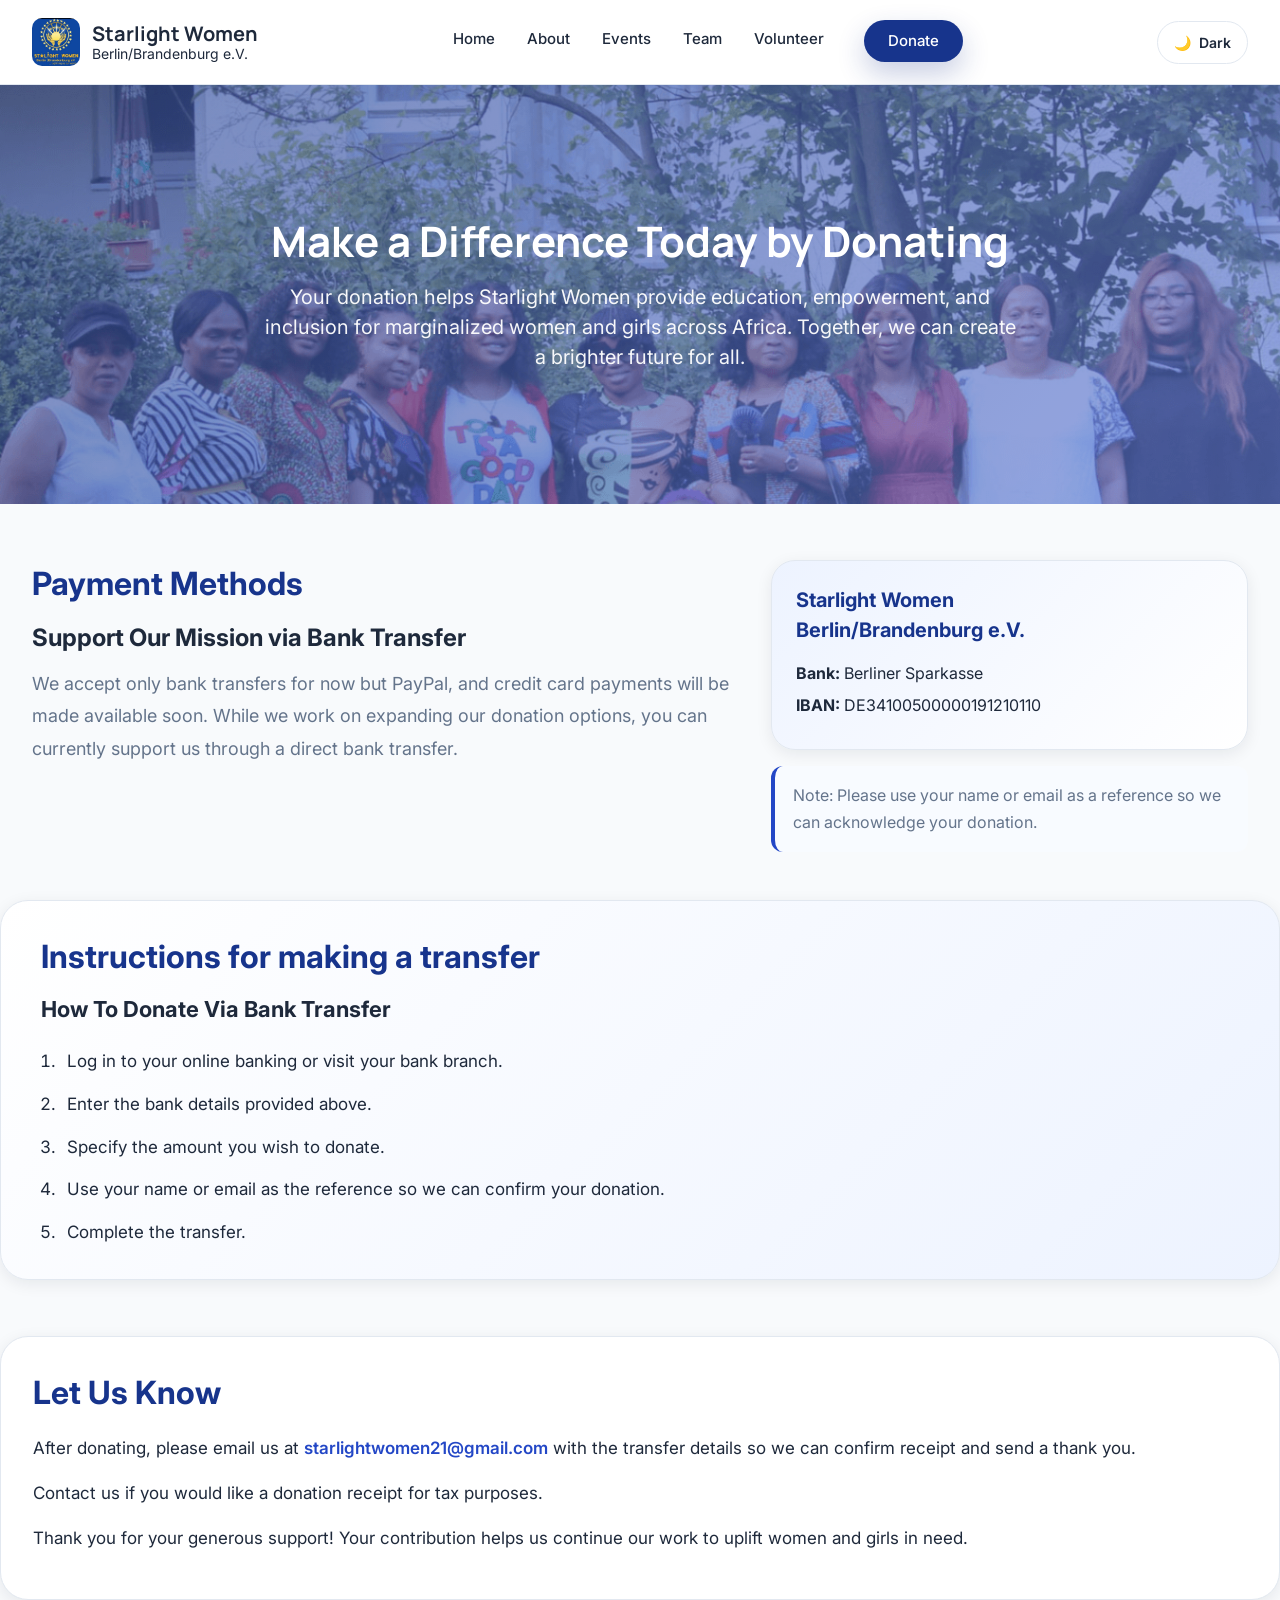
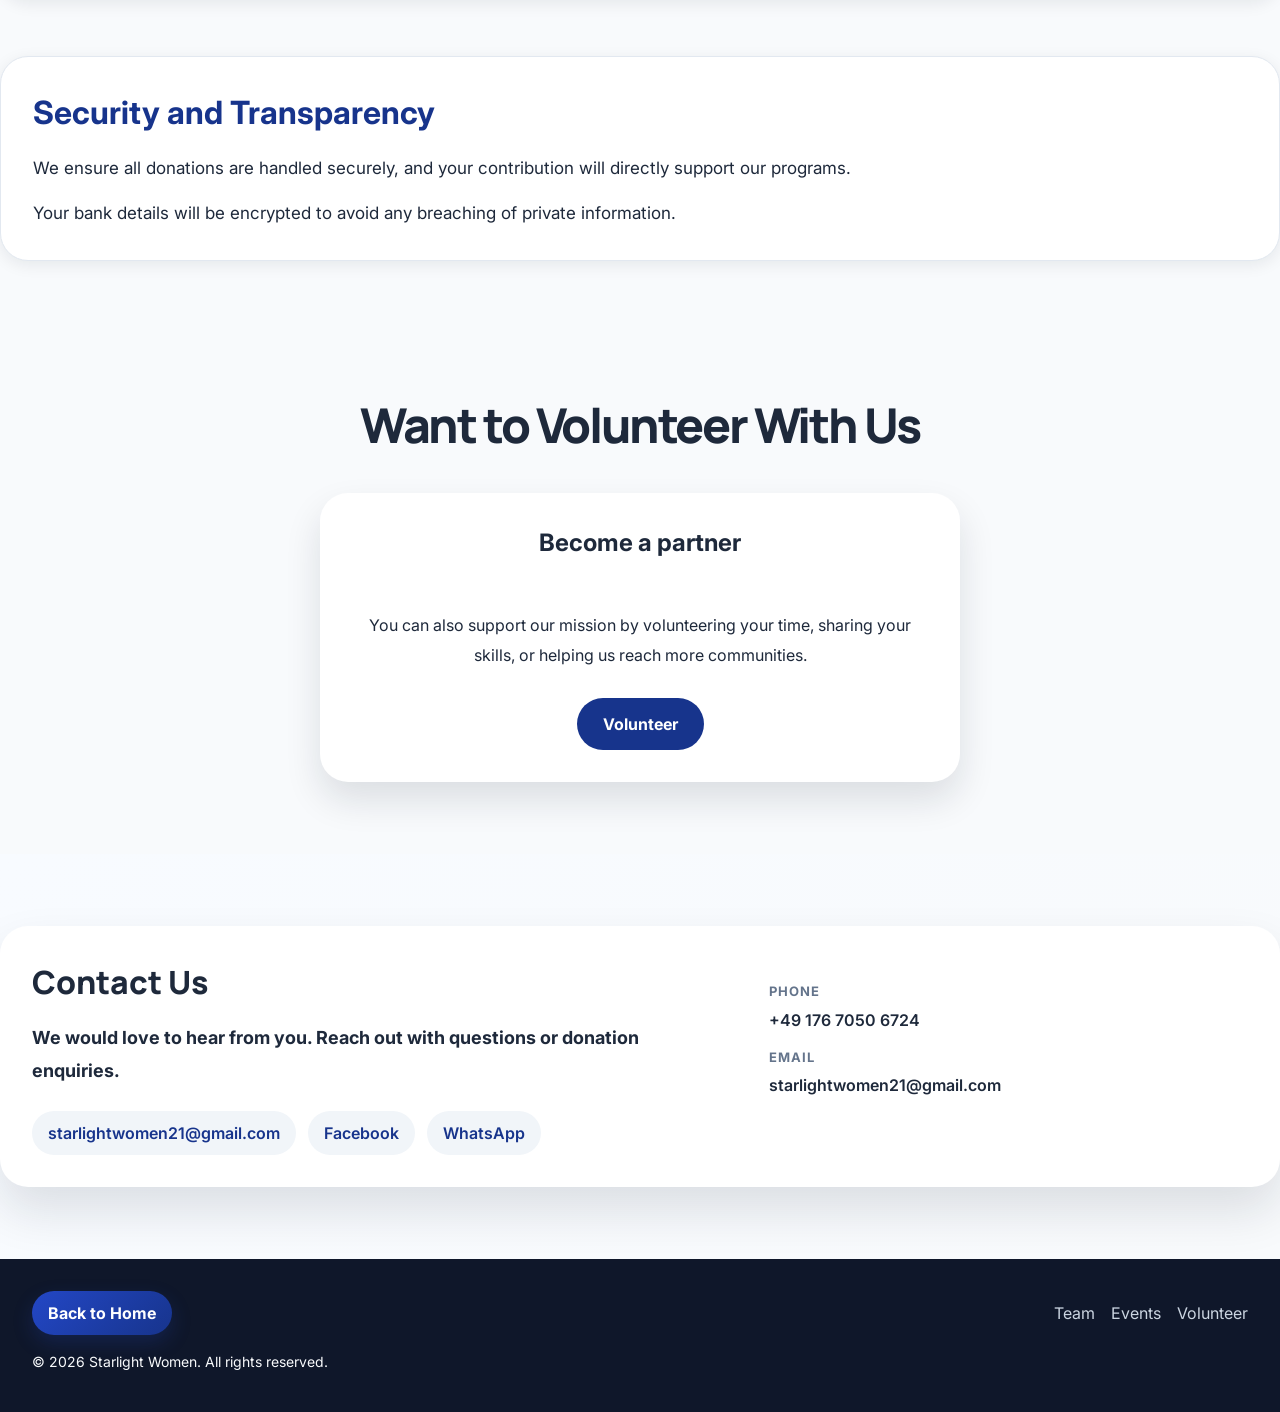
<file: donate.html>
<!DOCTYPE html>
<html lang="en">
  <head>
    <meta charset="UTF-8" />
    <meta name="viewport" content="width=device-width, initial-scale=1.0" />
    <title>Donate | Starlight Women</title>
    <meta
      name="description"
      content="Support Starlight Women through donations, volunteering, and community partnership."
    />
    <link rel="icon" type="image/x-icon" href="./assets/images/Starlight Women Logo.png" />
    <link rel="stylesheet" href="./assets/css/index.css" />
    <link rel="stylesheet" href="./assets/css/donate.css" />
  </head>
  <body class="page-donate">
    <a href="#main-content" class="skip-link">Skip to main content</a>

    <header id="site-header">
      <div class="container">
        <div class="header-bar">
          <a href="index.html" class="logo" aria-label="Starlight Women Berlin/Brandenburg e.V. — Home">
            <img class="logo__mark" src="./assets/images/Starlight Women Logo.png" alt="Starlight Women logo" />
            <span class="logo__text">
              <span class="logo__name">Starlight Women</span>
              <span class="logo__org">Berlin/Brandenburg e.V.</span>
            </span>
          </a>

          <nav aria-label="Main navigation" class="nav-desktop">
            <ul class="nav-desktop__list">
              <li><a href="index.html" class="nav-link">Home</a></li>
              <li><a href="index.html#about" class="nav-link">About</a></li>
              <li><a href="events.html" class="nav-link">Events</a></li>
              <li><a href="team.html" class="nav-link">Team</a></li>
              <li><a href="volunteer.html" class="nav-link">Volunteer</a></li>
            </ul>
            <a href="donate.html" class="btn-donate is-active" aria-current="page">Donate</a>
          </nav>

          <button id="theme-toggle" class="theme-toggle" type="button" aria-pressed="false" aria-label="Activate dark mode">
            <span class="theme-toggle__icon" aria-hidden="true">🌙</span>
            <span class="theme-toggle__label">Dark</span>
          </button>

          <button
            id="menu-toggle"
            type="button"
            class="menu-toggle"
            aria-expanded="false"
            aria-controls="mobile-menu"
            aria-label="Open menu"
          >
            <svg id="icon-menu-open" class="menu-toggle__icon" viewBox="0 0 24 24" fill="none" stroke="currentColor" stroke-width="2" stroke-linecap="round" aria-hidden="true">
              <line x1="3" y1="6" x2="21" y2="6"></line>
              <line x1="3" y1="12" x2="21" y2="12"></line>
              <line x1="3" y1="18" x2="21" y2="18"></line>
            </svg>
            <svg id="icon-menu-close" class="menu-toggle__icon hidden" viewBox="0 0 24 24" fill="none" stroke="currentColor" stroke-width="2" stroke-linecap="round" aria-hidden="true">
              <line x1="18" y1="6" x2="6" y2="18"></line>
              <line x1="6" y1="6" x2="18" y2="18"></line>
            </svg>
          </button>
        </div>
      </div>

      <nav id="mobile-menu" aria-label="Mobile navigation" class="mobile-nav">
        <ul class="mobile-nav-list">
          <li><a href="index.html">Home</a></li>
          <li><a href="index.html#about">About</a></li>
          <li><a href="events.html">Events</a></li>
          <li><a href="team.html">Team</a></li>
          <li><a href="volunteer.html">Volunteer</a></li>
        </ul>
        <a href="donate.html" class="btn-donate mobile-nav-cta is-active" aria-current="page">Donate</a>
      </nav>
    </header>

    <main id="main-content" class="preview">
      <section class="preview__intro" aria-label="Donation hero section">
        <div class="preview__intro-content">
          <h1>Make a Difference Today by Donating</h1>
          <p>Your donation helps Starlight Women provide education, empowerment, and inclusion for marginalized women and girls across Africa. Together, we can create a brighter future for all.</p>
        </div>
      </section>

      <section class="payment-methods" aria-labelledby="payment-methods-heading">
        <div class="container payment-methods__inner">
          <div class="payment-methods__content">
            <h1 id="payment-methods-heading">Payment Methods</h1>
            <h2>Support Our Mission via Bank Transfer</h2>
            <p>
              We accept only bank transfers for now but PayPal, and credit card payments will be made available soon. While we work on expanding our donation options, you can currently support us through a direct bank transfer.
            </p>
          </div>
          <div class="payment-methods__details">
            <div class="payment-methods__card">
              <h3>Starlight Women<br />Berlin/Brandenburg e.V.</h3>
              <p><strong>Bank:</strong> Berliner Sparkasse</p>
              <p><strong>IBAN:</strong> DE34100500000191210110</p>
            </div>
            <p class="payment-methods__note">
              Note: Please use your name or email as a reference so we can acknowledge your donation.
            </p>
          </div>
        </div>
      </section>

      <section class="transfer-instructions" aria-labelledby="transfer-instructions-heading">
        <div class="container transfer-instructions__inner">
          <h1 id="transfer-instructions-heading">Instructions for making a transfer</h1>
          <h2>How To Donate Via Bank Transfer</h2>
          <ol class="transfer-instructions__list">
            <li>Log in to your online banking or visit your bank branch.</li>
            <li>Enter the bank details provided above.</li>
            <li>Specify the amount you wish to donate.</li>
            <li>Use your name or email as the reference so we can confirm your donation.</li>
            <li>Complete the transfer.</li>
          </ol>
        </div>
      </section>

      <section class="let-us-know" aria-labelledby="let-us-know-heading">
        <div class="container let-us-know__inner">
          <h1 id="let-us-know-heading">Let Us Know</h1>
          <p>
            After donating, please email us at <a href="mailto:starlightwomen21@gmail.com">starlightwomen21@gmail.com</a> with the transfer details so we can confirm receipt and send a thank you.
          </p>
          <p>
            Contact us if you would like a donation receipt for tax purposes.
          </p>
          <p>
            Thank you for your generous support! Your contribution helps us continue our work to uplift women and girls in need.
          </p>
        </div>
      </section>

      <section class="security-transparency" aria-labelledby="security-transparency-heading">
        <div class="container security-transparency__inner">
          <h1 id="security-transparency-heading">Security and Transparency</h1>
          <p>
            We ensure all donations are handled securely, and your contribution will directly support our programs.
          </p>
          <p>
            Your bank details will be encrypted to avoid any breaching of private information.
          </p>
        </div>
      </section>

      <section class="support" aria-labelledby="volunteer-heading">
        <div class="container support__inner">
          <h1 id="volunteer-heading">Want to Volunteer With Us</h1>
          <div class="support__cards">
            <article class="support__card support__card--volunteer">
              <h2>Become a partner</h2>
              <p>
                You can also support our mission by volunteering your time, sharing your skills, or helping us reach more communities.
              </p>
              <a href="volunteer.html" class="support__btn">Volunteer</a>
            </article>
          </div>
        </div>
      </section>

      <section class="contact" aria-labelledby="contact-heading">
        <div class="container contact__inner">
          <div class="contact__content">
            <h2 id="contact-heading">Contact Us</h2>
            <p class="contact__intro"><strong>We would love to hear from you. Reach out with questions or donation enquiries.</strong></p>
            <div class="contact__links">
              <a href="mailto:starlightwomen21@gmail.com">starlightwomen21@gmail.com</a>
              <a href="https://web.facebook.com/profile.php?id=100075484283119" target="_blank" rel="noreferrer">Facebook</a>
              <a href="https://wa.me/4917636265569?text=Hello%20Starlight%20Women,%20I%20would%20like%20to%20get%20involved." target="_blank" rel="noreferrer">WhatsApp</a>
            </div>
          </div>
          <div class="contact__details" aria-label="Contact details">
            <div class="contact__item">
              <span class="contact__label">Phone</span>
              <a href="tel:+4917670506724">+49 176 7050 6724</a>
            </div>
            <div class="contact__item">
              <span class="contact__label">Email</span>
              <a href="mailto:starlightwomen21@gmail.com">starlightwomen21@gmail.com</a>
            </div>
          </div>
        </div>
      </section>

      <footer class="site-footer">
        <div class="container site-footer__inner">
          <a href="index.html" class="site-footer__back">Back to Home</a>
          <div class="site-footer__links">
            <a href="team.html">Team</a>
            <a href="events.html">Events</a>
            <a href="volunteer.html">Volunteer</a>
          </div>
          <p>© 2026 Starlight Women. All rights reserved.</p>
        </div>
      </footer>
    </main>

    <script src="./assets/js/donate.js"></script>
  </body>
</html>
</file>
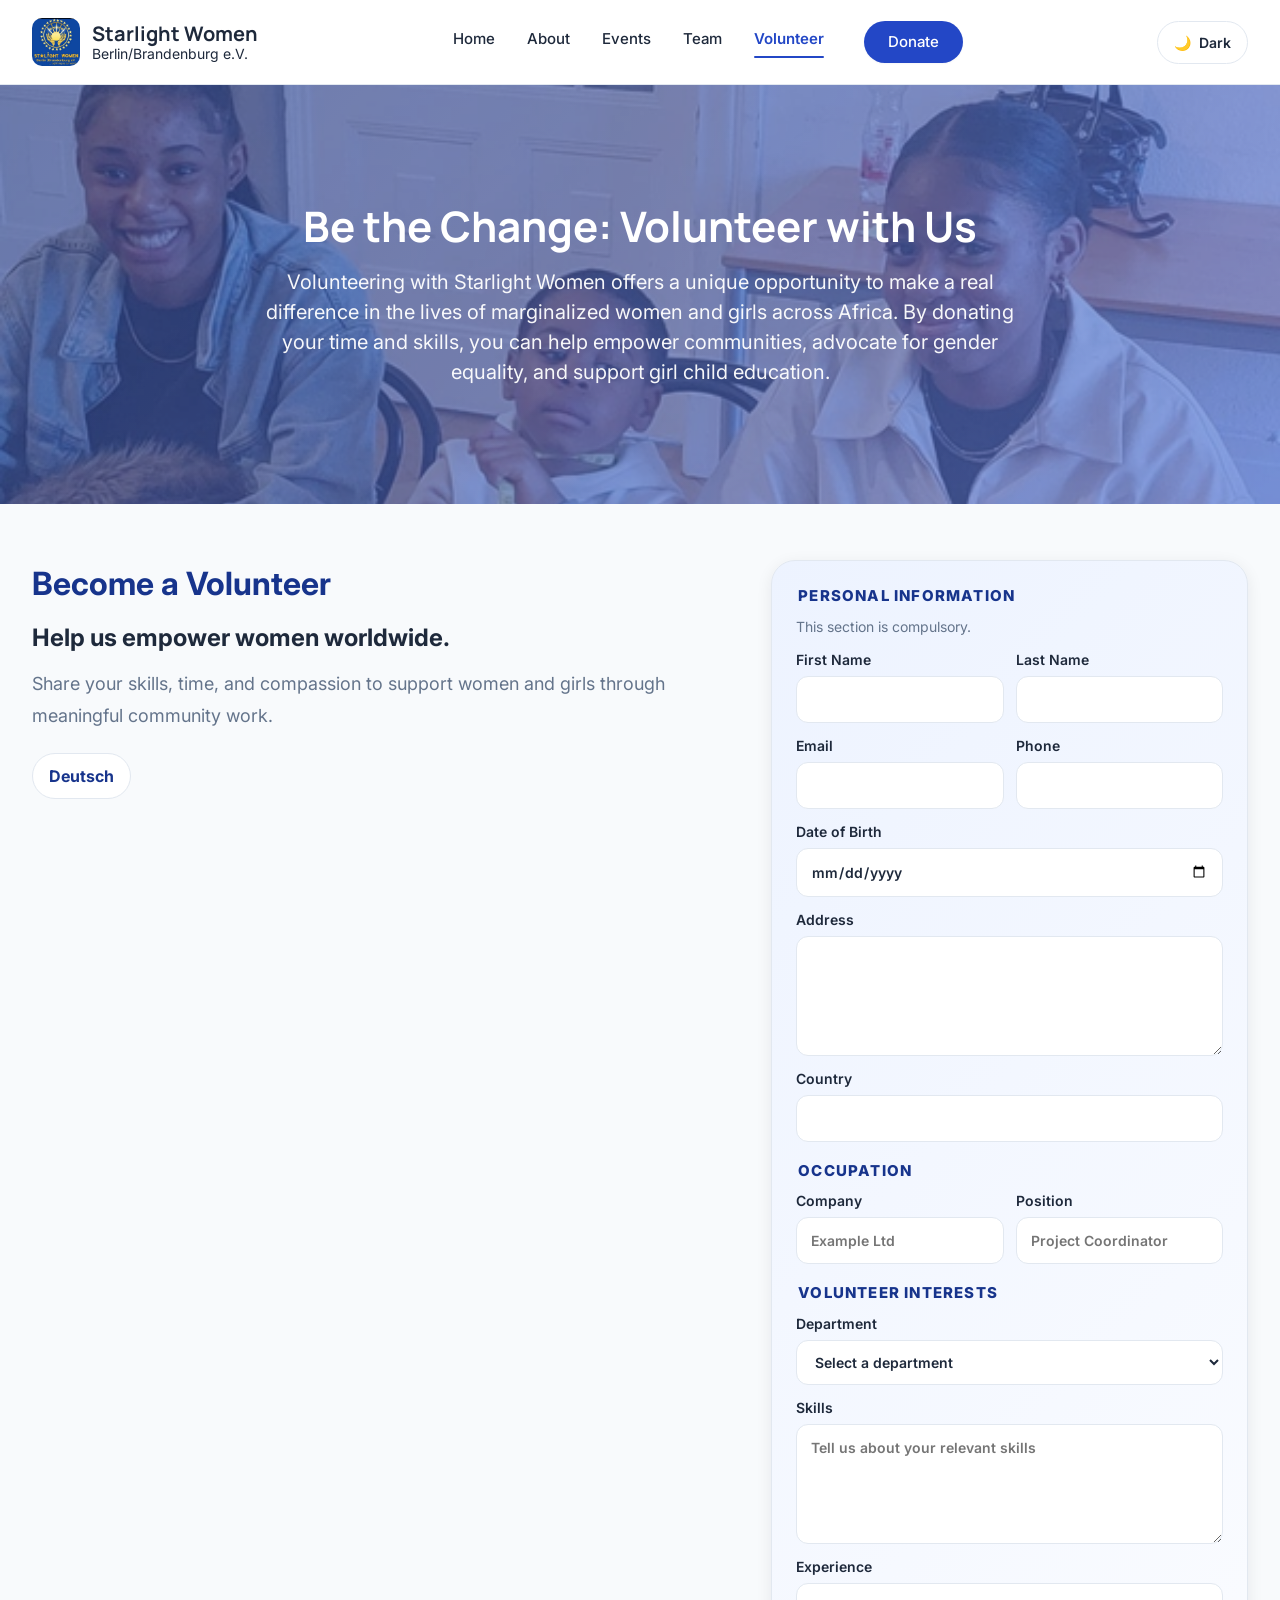
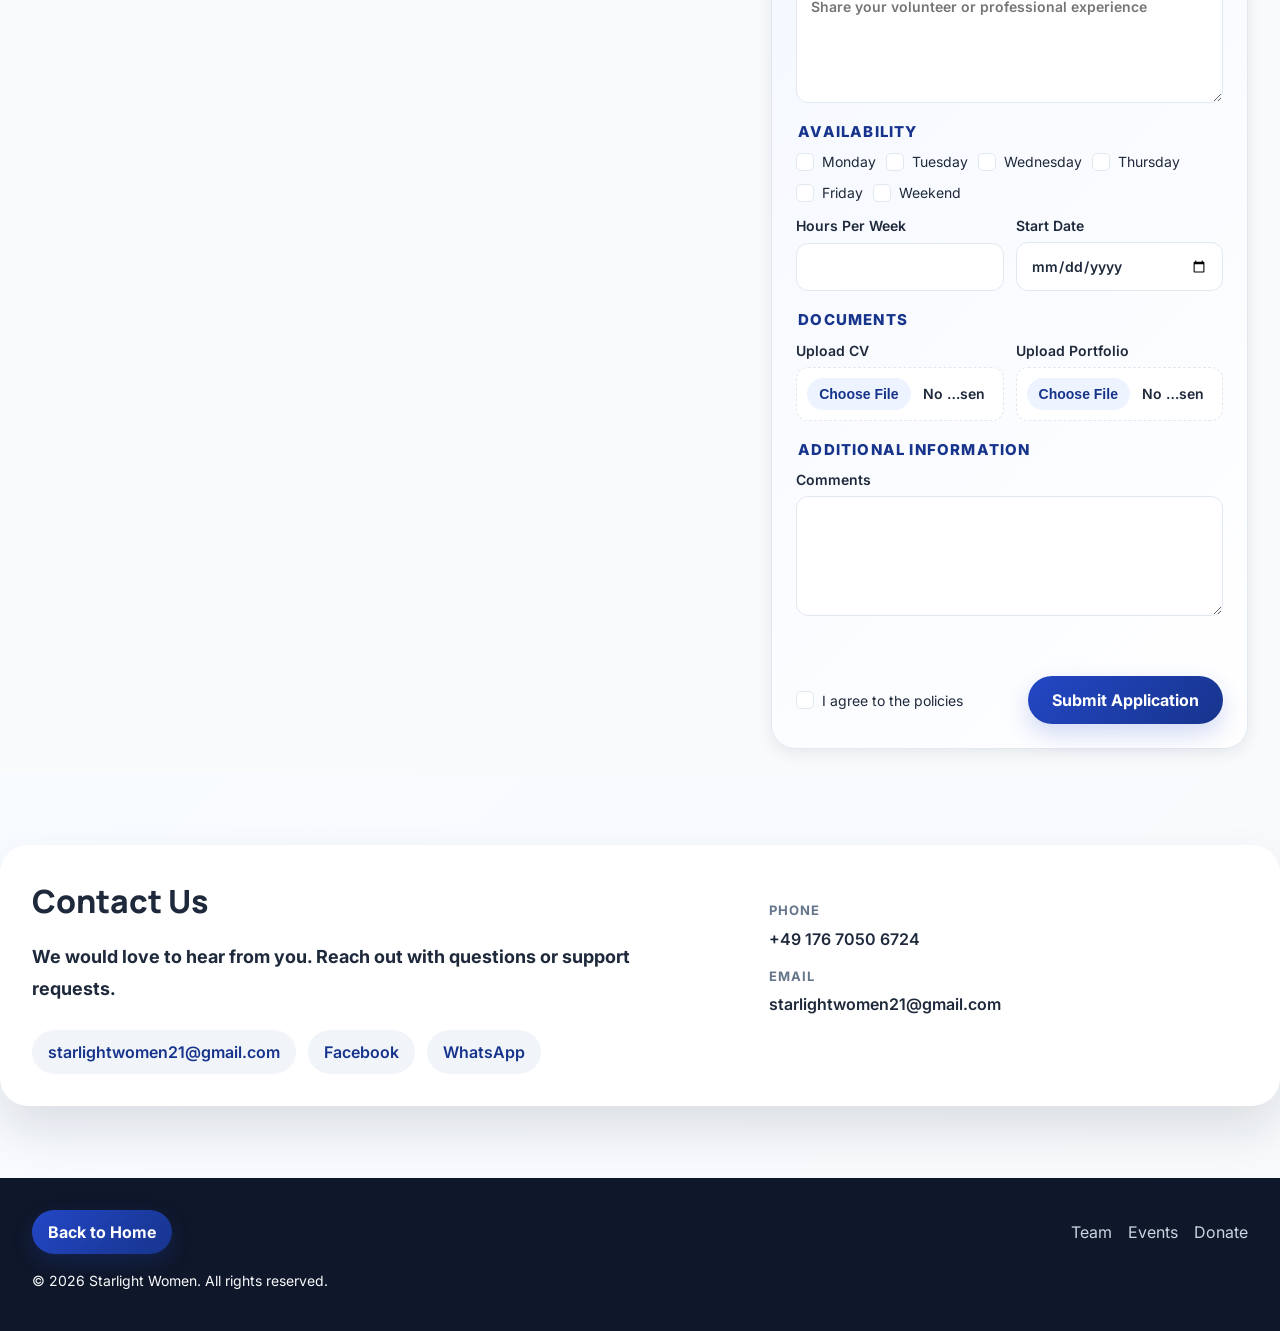
<file: volunteer.html>
<!DOCTYPE html>
<html lang="en">
  <head>
    <meta charset="UTF-8" />
    <meta name="viewport" content="width=device-width, initial-scale=1.0" />
    <title>Be the Change: Volunteer with Us</title>
    <meta
      name="description"
      content="Join Starlight Women as a volunteer and support our community initiatives."
    />
    <link rel="icon" type="image/x-icon" href="./assets/images/Starlight Women Logo.png" />
    <link rel="stylesheet" href="./assets/css/index.css" />
    <link rel="stylesheet" href="./assets/css/volunteer.css" />
  </head>
  <body class="page-volunteer">
    <a href="#main-content" class="skip-link">Skip to main content</a>

    <header id="site-header">
      <div class="container">
        <div class="header-bar">
          <a href="index.html" class="logo" aria-label="Starlight Women Berlin/Brandenburg e.V. — Home">
            <img class="logo__mark" src="./assets/images/Starlight Women Logo.png" alt="Starlight Women logo" />
            <span class="logo__text">
              <span class="logo__name">Starlight Women</span>
              <span class="logo__org">Berlin/Brandenburg e.V.</span>
            </span>
          </a>

          <nav aria-label="Main navigation" class="nav-desktop">
            <ul class="nav-desktop__list">
              <li><a href="index.html" class="nav-link">Home</a></li>
              <li><a href="index.html#about" class="nav-link">About</a></li>
              <li><a href="events.html" class="nav-link">Events</a></li>
              <li><a href="team.html" class="nav-link">Team</a></li>
              <li><a href="volunteer.html" class="nav-link" aria-current="page">Volunteer</a></li>
            </ul>
            <a href="donate.html" class="btn-donate">Donate</a>
          </nav>

          <button id="theme-toggle" class="theme-toggle" type="button" aria-pressed="false" aria-label="Activate dark mode">
            <span class="theme-toggle__icon" aria-hidden="true">🌙</span>
            <span class="theme-toggle__label">Dark</span>
          </button>

          <button
            id="menu-toggle"
            type="button"
            class="menu-toggle"
            aria-expanded="false"
            aria-controls="mobile-menu"
            aria-label="Open menu"
          >
            <svg id="icon-menu-open" class="menu-toggle__icon" viewBox="0 0 24 24" fill="none" stroke="currentColor" stroke-width="2" stroke-linecap="round" aria-hidden="true">
              <line x1="3" y1="6" x2="21" y2="6"></line>
              <line x1="3" y1="12" x2="21" y2="12"></line>
              <line x1="3" y1="18" x2="21" y2="18"></line>
            </svg>
            <svg id="icon-menu-close" class="menu-toggle__icon hidden" viewBox="0 0 24 24" fill="none" stroke="currentColor" stroke-width="2" stroke-linecap="round" aria-hidden="true">
              <line x1="18" y1="6" x2="6" y2="18"></line>
              <line x1="6" y1="6" x2="18" y2="18"></line>
            </svg>
          </button>
        </div>
      </div>

      <nav id="mobile-menu" aria-label="Mobile navigation" class="mobile-nav">
        <ul class="mobile-nav-list">
          <li><a href="index.html">Home</a></li>
          <li><a href="index.html#about">About</a></li>
          <li><a href="events.html">Events</a></li>
          <li><a href="team.html">Team</a></li>
          <li><a href="volunteer.html" aria-current="page">Volunteer</a></li>
        </ul>
        <a href="donate.html" class="btn-donate mobile-nav-cta">Donate</a>
      </nav>
    </header>

    <main id="main-content" class="preview">
      <section class="preview__intro" aria-label="Volunteer hero section">
        <div class="preview__intro-content">
          <h1>Be the Change: Volunteer with Us</h1>
          <p>
            Volunteering with Starlight Women offers a unique opportunity to make a real difference in the lives of marginalized women and girls across Africa. By donating your time and skills, you can help empower communities, advocate for gender equality, and support girl child education.
          </p>
        </div>
      </section>

      <section class="payment-methods" aria-labelledby="volunteer-form-heading">
        <div class="container payment-methods__inner">
          <div class="payment-methods__content">
            <h1 id="volunteer-form-heading" data-i18n="formTitle">Become a Volunteer</h1>
            <h2 data-i18n="formIntro">Help us empower women worldwide.</h2>
            <p data-i18n="formDescription">
              Share your skills, time, and compassion to support women and girls through meaningful community work.
            </p>
            <button id="lang-toggle" class="lang-toggle" type="button" aria-label="Switch to German">
              <span data-i18n="langLabel">Deutsch</span>
            </button>
          </div>
          <div class="payment-methods__details">
            <form id="volunteer-form" class="volunteer-form" novalidate>
              <fieldset class="volunteer-form__section">
                <legend data-i18n="sectionPersonal">PERSONAL INFORMATION</legend>
                <p class="volunteer-form__required" data-i18n="requiredNotice">This section is compulsory.</p>
                <div class="volunteer-form__grid volunteer-form__grid--2">
                  <label class="volunteer-form__field">
                    <span data-i18n="labelFirstName">First Name</span>
                    <input type="text" name="firstName" required />
                  </label>
                  <label class="volunteer-form__field">
                    <span data-i18n="labelLastName">Last Name</span>
                    <input type="text" name="lastName" required />
                  </label>
                  <label class="volunteer-form__field">
                    <span data-i18n="labelEmail">Email</span>
                    <input type="email" name="email" required />
                  </label>
                  <label class="volunteer-form__field">
                    <span data-i18n="labelPhone">Phone</span>
                    <input type="tel" name="phone" required />
                  </label>
                </div>
                <label class="volunteer-form__field">
                  <span data-i18n="labelDob">Date of Birth</span>
                  <input type="date" name="dob" required />
                </label>
                <label class="volunteer-form__field">
                  <span data-i18n="labelAddress">Address</span>
                  <textarea name="address" rows="3" required></textarea>
                </label>
                <label class="volunteer-form__field">
                  <span data-i18n="labelCountry">Country</span>
                  <input type="text" name="country" required />
                </label>
              </fieldset>

              <fieldset class="volunteer-form__section">
                <legend data-i18n="sectionOccupation">OCCUPATION</legend>
                <div class="volunteer-form__grid volunteer-form__grid--2">
                  <label class="volunteer-form__field">
                    <span data-i18n="labelCompany">Company</span>
                    <input type="text" name="company" placeholder="Example Ltd" />
                  </label>
                  <label class="volunteer-form__field">
                    <span data-i18n="labelPosition">Position</span>
                    <input type="text" name="position" placeholder="Project Coordinator" />
                  </label>
                </div>
              </fieldset>

              <fieldset class="volunteer-form__section">
                <legend data-i18n="sectionInterests">VOLUNTEER INTERESTS</legend>
                <label class="volunteer-form__field">
                  <span data-i18n="labelDepartment">Department</span>
                  <select name="department" required>
                    <option value="" disabled selected data-i18n="optionSelect">Select a department</option>
                    <option value="children" data-i18n="optionChildren">Children &amp; Youths</option>
                    <option value="seniors" data-i18n="optionSeniors">Seniors</option>
                    <option value="hunger" data-i18n="optionHunger">Homelessness &amp; Hunger</option>
                    <option value="disability" data-i18n="optionDisability">Disability services</option>
                    <option value="health" data-i18n="optionHealth">Health and Wellness</option>
                  </select>
                </label>
                <label class="volunteer-form__field">
                  <span data-i18n="labelSkills">Skills</span>
                  <textarea name="skills" rows="4" placeholder="Tell us about your relevant skills" data-i18n-placeholder="skillsPlaceholder" required></textarea>
                </label>
                <label class="volunteer-form__field">
                  <span data-i18n="labelExperience">Experience</span>
                  <textarea name="experience" rows="4" placeholder="Share your volunteer or professional experience" data-i18n-placeholder="experiencePlaceholder" required></textarea>
                </label>
              </fieldset>

              <fieldset class="volunteer-form__section">
                <legend data-i18n="sectionAvailability">AVAILABILITY</legend>
                <div class="volunteer-form__checkbox-group" role="group" aria-label="Preferred days">
                  <label><input type="checkbox" name="days" value="monday" /><span data-i18n="dayMonday">Monday</span></label>
                  <label><input type="checkbox" name="days" value="tuesday" /><span data-i18n="dayTuesday">Tuesday</span></label>
                  <label><input type="checkbox" name="days" value="wednesday" /><span data-i18n="dayWednesday">Wednesday</span></label>
                  <label><input type="checkbox" name="days" value="thursday" /><span data-i18n="dayThursday">Thursday</span></label>
                  <label><input type="checkbox" name="days" value="friday" /><span data-i18n="dayFriday">Friday</span></label>
                  <label><input type="checkbox" name="days" value="weekend" /><span data-i18n="dayWeekend">Weekend</span></label>
                </div>
                <div class="volunteer-form__grid volunteer-form__grid--2">
                  <label class="volunteer-form__field">
                    <span data-i18n="labelHours">Hours Per Week</span>
                    <input type="number" name="hoursPerWeek" min="1" max="40" required />
                  </label>
                  <label class="volunteer-form__field">
                    <span data-i18n="labelStartDate">Start Date</span>
                    <input type="date" name="startDate" required />
                  </label>
                </div>
              </fieldset>

              <fieldset class="volunteer-form__section">
                <legend data-i18n="sectionDocuments">DOCUMENTS</legend>
                <div class="volunteer-form__grid volunteer-form__grid--2">
                  <label class="volunteer-form__field">
                    <span data-i18n="labelCv">Upload CV</span>
                    <input type="file" name="cv" />
                  </label>
                  <label class="volunteer-form__field">
                    <span data-i18n="labelPortfolio">Upload Portfolio</span>
                    <input type="file" name="portfolio" />
                  </label>
                </div>
              </fieldset>

              <fieldset class="volunteer-form__section">
                <legend data-i18n="sectionAdditional">ADDITIONAL INFORMATION</legend>
                <label class="volunteer-form__field">
                  <span data-i18n="labelComments">Comments</span>
                  <textarea name="comments" rows="4" required></textarea>
                </label>
              </fieldset>

              <p id="form-message" class="volunteer-form__message" aria-live="polite"></p>

              <div class="volunteer-form__actions">
                <label class="volunteer-form__checkbox">
                  <input type="checkbox" name="policies" required />
                  <span data-i18n="policyText">I agree to the policies</span>
                </label>
                <button class="volunteer-form__submit" type="submit" data-i18n="submitText">Submit Application</button>
              </div>
            </form>
          </div>
        </div>
      </section>

      <section class="contact" aria-labelledby="contact-heading">
        <div class="container contact__inner">
          <div class="contact__content">
            <h2 id="contact-heading">Contact Us</h2>
            <p class="contact__intro"><strong>We would love to hear from you. Reach out with questions or support requests.</strong></p>
            <div class="contact__links">
              <a href="mailto:starlightwomen21@gmail.com">starlightwomen21@gmail.com</a>
              <a href="https://web.facebook.com/profile.php?id=100075484283119" target="_blank" rel="noreferrer">Facebook</a>
              <a href="https://wa.me/4917636265569?text=Hello%20Starlight%20Women,%20I%20would%20like%20to%20get%20involved." target="_blank" rel="noreferrer">WhatsApp</a>
            </div>
          </div>
          <div class="contact__details" aria-label="Contact details">
            <div class="contact__item">
              <span class="contact__label">Phone</span>
              <a href="tel:+4917670506724">+49 176 7050 6724</a>
            </div>
            <div class="contact__item">
              <span class="contact__label">Email</span>
              <a href="mailto:starlightwomen21@gmail.com">starlightwomen21@gmail.com</a>
            </div>
          </div>
        </div>
      </section>

      <footer class="site-footer">
        <div class="container site-footer__inner">
          <a href="index.html" class="site-footer__back">Back to Home</a>
          <div class="site-footer__links">
            <a href="team.html">Team</a>
            <a href="events.html">Events</a>
            <a href="donate.html">Donate</a>
          </div>
          <p>© 2026 Starlight Women. All rights reserved.</p>
        </div>
      </footer>
    </main>

    <script src="./assets/js/volunteer.js"></script>
  </body>
</html>
</file>
<file: assets/css/index.css>
/* ==========================================================================
   Starlight Women Berlin/Brandenburg e.V.
   Stylesheet: Navigation Component
   Plain CSS. No framework, no build step required.
   ========================================================================== */

/* --------------------------------------------------------------------------
   1. FONTS
   -------------------------------------------------------------------------- */
@import url('https://fonts.googleapis.com/css2?family=Manrope:wght@500;600;700;800&family=Inter:wght@400;500;600&display=swap');

/* --------------------------------------------------------------------------
   2. DESIGN TOKENS
   All colours, spacing, radii, shadows and timing values live here.
   Every rule below uses these variables instead of hardcoded values,
   so the whole site's look can be adjusted from this one place.
   -------------------------------------------------------------------------- */
:root {
  /* Colours */
  --color-primary: #2347C6;
  --color-primary-dark: #17348C;
  --color-primary-light: #EDF3FF;
  --color-white: #FFFFFF;
  --color-background: #F8FAFC;
  --color-surface: #FFFFFF;
  --color-surface-muted: #F1F5F9;
  --color-surface-soft: #F8FBFF;
  --color-text: #1E293B;
  --color-text-muted: #64748B;
  --color-border: #E2E8F0;
  --color-card-shadow: rgba(15, 23, 42, 0.12);
  --color-success: #16A34A;
  --color-warning: #D97706;

  /* Border radius */
  --radius-sm: 6px;
  --radius-md: 12px;
  --radius-full: 999px;

  /* Shadows */
  --shadow-sm: 0 1px 2px rgba(15, 23, 42, 0.04);
  --shadow-md: 0 4px 16px rgba(15, 23, 42, 0.08);

  /* Motion */
  --transition-fast: 150ms ease;
  --transition-base: 250ms ease;

  /* Layout */
  --max-width: 1280px;
  --container-padding: 16px;
  --header-height: 72px;
  --header-height-desktop: 84px;
  --header-height-scrolled: 64px;
  --header-height-desktop-scrolled: 76px;
}

@media (min-width: 640px) {
  :root {
    --container-padding: 24px;
  }
}

@media (min-width: 1024px) {
  :root {
    --container-padding: 32px;
  }
}

/* --------------------------------------------------------------------------
   3. RESET
   A small, focused reset — just enough to remove default browser
   inconsistencies before we style anything.
   -------------------------------------------------------------------------- */
* {
  box-sizing: border-box;
}

body {
  margin: 0;
  background-color: var(--color-background);
  color: var(--color-text);
  font-family: 'Inter', sans-serif;
  line-height: 1.5;
  -webkit-font-smoothing: antialiased;
}

body.dark {
  background-color: var(--color-background);
  color: var(--color-text);
}

a {
  color: inherit;
  text-decoration: none;
}

ul {
  list-style: none;
  margin: 0;
  padding: 0;
}

button {
  font: inherit;
  color: inherit;
  background: none;
  border: none;
  cursor: pointer;
}

svg {
  display: block;
}

html {
  scroll-behavior: smooth;
}

/* Respect users who have asked for reduced motion */
@media (prefers-reduced-motion: reduce) {
  html {
    scroll-behavior: auto;
  }
  * {
    animation-duration: 0.01ms !important;
    transition-duration: 0.01ms !important;
    transition-delay: 0ms !important;
  }
}

:root.dark {
  --color-background: #0b1121;
  --color-surface: #111827;
  --color-surface-muted: #131c2d;
  --color-surface-soft: #18203c;
  --color-text: #f8fafc;
  --color-text-muted: #a5b4fc;
  --color-border: #1f2937;
  --color-card-shadow: rgba(0, 0, 0, 0.28);
}

/* Visible, consistent keyboard focus everywhere */
:focus-visible {
  outline: 2px solid var(--color-primary);
  outline-offset: 2px;
  border-radius: var(--radius-sm);
}

/* Used by JS to show/hide the two menu icons */
.hidden {
  display: none !important;
}

/* --------------------------------------------------------------------------
   4. LAYOUT HELPERS
   -------------------------------------------------------------------------- */
.container {
  width: 100%;
  max-width: var(--max-width);
  margin: 0 auto;
  padding-left: var(--container-padding);
  padding-right: var(--container-padding);
}

/* --------------------------------------------------------------------------
   5. SKIP LINK
   Hidden until focused, so keyboard users can jump past the nav.
   -------------------------------------------------------------------------- */
.skip-link {
  position: absolute;
  top: -100px;
  left: 16px;
  z-index: 100;
  padding: 12px 20px;
  background: var(--color-primary-dark);
  color: var(--color-white);
  font-weight: 600;
  border-radius: 0 0 var(--radius-md) var(--radius-md);
  transition: top var(--transition-base);
}

.skip-link:focus {
  top: 0;
}

/* --------------------------------------------------------------------------
   6. HEADER
   Fixed to the top of the viewport. Gains a translucent background,
   blur and shadow once the page is scrolled (see .is-scrolled, toggled
   by js/navigation.js).
   -------------------------------------------------------------------------- */
#site-header {
  position: fixed;
  top: 0;
  left: 0;
  right: 0;
  z-index: 50;
  background-color: var(--color-surface);
  border-bottom: 1px solid var(--color-border);
  transition: background-color var(--transition-base), box-shadow var(--transition-base), border-color var(--transition-base);
}

#site-header.is-scrolled {
  background-color: rgba(255, 255, 255, 0.92);
  border-bottom-color: transparent;
  box-shadow: var(--shadow-md);
  backdrop-filter: blur(16px);
  -webkit-backdrop-filter: blur(16px);
}

.dark #site-header {
  background-color: rgba(17, 24, 39, 0.95);
  border-bottom-color: var(--color-border);
}

.dark #site-header.is-scrolled {
  background-color: rgba(15, 23, 42, 0.94);
}

.header-bar {
  display: flex;
  align-items: center;
  justify-content: space-between;
  height: var(--header-height);
  transition: height var(--transition-base);
}

#site-header.is-scrolled .header-bar {
  height: var(--header-height-scrolled);
}

@media (min-width: 640px) {
  .header-bar {
    height: var(--header-height-desktop);
  }
  #site-header.is-scrolled .header-bar {
    height: var(--header-height-desktop-scrolled);
  }
}

/* --------------------------------------------------------------------------
   7. LOGO
   -------------------------------------------------------------------------- */
.logo {
  display: flex;
  align-items: center;
  gap: 12px;
  flex-shrink: 0;
}

.logo__mark {
  width: 36px;
  height: 36px;
  object-fit: contain;
  display: block;
  border-radius: 10px;
  transition: transform var(--transition-base), filter var(--transition-base);
}

.logo:hover .logo__mark,
.logo:focus-visible .logo__mark {
  transform: scale(1.12);
  filter: drop-shadow(0 4px 12px rgba(35, 71, 198, 0.18));
}

.logo__text {
  display: flex;
  flex-direction: column;
  line-height: 1.2;
}

.logo__name {
  font-family: 'Manrope', sans-serif;
  font-weight: 700;
  font-size: 16px;
  color: var(--color-text);
}

.logo__org {
  display: none;
  font-size: 12px;
  color: var(--color-muted);
}

@media (min-width: 640px) {
  .logo__mark {
    width: 40px;
    height: 40px;
  }
  .logo__name {
    font-size: 18px;
  }
  .logo__org {
    display: block;
  }
}

@media (min-width: 1024px) {
  .logo__mark {
    width: 48px;
    height: 48px;
  }
  .logo__name {
    font-size: 20px;
  }
  .logo__org {
    font-size: 14px;
  }
}

/* --------------------------------------------------------------------------
   8. DESKTOP NAVIGATION
   Hidden below 1024px; the mobile menu takes over instead.
   -------------------------------------------------------------------------- */
.nav-desktop {
  display: none;
  align-items: center;
  gap: 40px;
}

@media (min-width: 1024px) {
  .nav-desktop {
    display: flex;
  }
}

.nav-desktop__list {
  display: flex;
  align-items: center;
  gap: 32px;
}

.nav-link {
  position: relative;
  display: inline-block;
  padding-bottom: 8px;
  font-size: 15px;
  font-weight: 500;
  color: var(--color-text);
  transition: color var(--transition-fast);
}

/* Underline that grows on hover, and stays visible for the active page */
.nav-link::after {
  content: '';
  position: absolute;
  left: 0;
  bottom: 0;
  width: 0;
  height: 2px;
  background-color: var(--color-primary);
  border-radius: var(--radius-full);
  transition: width var(--transition-base);
}

.nav-link:hover {
  color: var(--color-primary);
}

.nav-link:hover::after {
  width: 100%;
}

.nav-link[aria-current="page"] {
  color: var(--color-primary);
  font-weight: 600;
}

.nav-link[aria-current="page"]::after {
  width: 100%;
}

/* --------------------------------------------------------------------------
   9. DONATE BUTTON
   The one filled, high-emphasis element in the nav.
   -------------------------------------------------------------------------- */
.btn-donate {
  display: inline-flex;
  align-items: center;
  justify-content: center;
  padding: 10px 24px;
  font-size: 15px;
  font-weight: 500;
  color: var(--color-white);
  background-color: var(--color-primary);
  border-radius: var(--radius-full);
  box-shadow: var(--shadow-sm);
  transition: background-color var(--transition-base), box-shadow var(--transition-base), transform var(--transition-base);
}

.dark .btn-donate {
  box-shadow: 0 10px 24px rgba(0, 0, 0, 0.28);
}

.btn-donate:hover,
.btn-donate:focus-visible {
  background-color: var(--color-primary-dark);
  box-shadow: var(--shadow-md);
  transform: translateY(-1px);
}

.btn-donate:active {
  transform: translateY(0);
  box-shadow: var(--shadow-sm);
}

.theme-toggle {
  display: inline-flex;
  align-items: center;
  justify-content: center;
  gap: 8px;
  padding: 10px 16px;
  border-radius: var(--radius-full);
  border: 1px solid var(--color-border);
  background-color: var(--color-surface);
  color: var(--color-text);
  font-size: 14px;
  font-weight: 600;
  transition: background-color var(--transition-fast), color var(--transition-fast), border-color var(--transition-fast), transform var(--transition-fast);
}

.theme-toggle:hover,
.theme-toggle:focus-visible {
  transform: translateY(-1px);
  background-color: var(--color-surface-muted);
}

.dark .theme-toggle {
  background-color: var(--color-surface-muted);
  border-color: var(--color-border);
  color: var(--color-text);
}

/* --------------------------------------------------------------------------
   10. MOBILE MENU TOGGLE BUTTON
   Visible below 1024px only.
   -------------------------------------------------------------------------- */
.menu-toggle {
  display: inline-flex;
  align-items: center;
  justify-content: center;
  width: 44px;
  height: 44px;
  margin-right: -8px;
  border-radius: var(--radius-md);
  transition: background-color var(--transition-fast);
}

.menu-toggle:hover {
  background-color: var(--color-primary-light);
}

.menu-toggle__icon {
  width: 24px;
  height: 24px;
}

@media (min-width: 1024px) {
  .menu-toggle {
    display: none;
  }
}

/* --------------------------------------------------------------------------
   11. MOBILE MENU PANEL
   Collapsed by default (max-height: 0), expanded by JS adding
   .is-open. A simple max-height transition — easy to read, easy to
   adjust the limit if the menu ever grows taller.
   -------------------------------------------------------------------------- */
#mobile-menu {
  max-height: 0;
  overflow: hidden;
  visibility: hidden;
  background-color: var(--color-surface);
  border-top: 1px solid transparent;
  /* The visibility delay means: appear instantly when opening, but only
     disappear from the accessibility tree once the collapse animation
     has finished closing. This keeps closed links out of the tab order. */
  transition: max-height var(--transition-base), visibility 0s linear var(--transition-base);
}

.dark #mobile-menu {
  background-color: var(--color-surface);
}

#mobile-menu.is-open {
  max-height: 500px;
  visibility: visible;
  border-top-color: var(--color-border);
  transition: max-height var(--transition-base), visibility 0s linear 0s;
}

.mobile-nav {
  padding: 16px var(--container-padding);
}

.mobile-nav-list li {
  border-bottom: 1px solid var(--color-border);
  opacity: 0;
  transform: translateY(-4px);
  transition: opacity var(--transition-fast), transform var(--transition-fast);
}

.dark .mobile-nav-list li {
  border-color: rgba(148, 163, 184, 0.24);
}

.mobile-nav-list li:last-child {
  border-bottom: none;
}

.mobile-nav-list a {
  display: block;
  padding: 14px 0;
  font-size: 16px;
  font-weight: 500;
  color: var(--color-text);
  transition: color var(--transition-fast);
}

.dark .mobile-nav-list a {
  color: var(--color-text);
}

.dark .mobile-nav-list a {
  color: var(--color-text);
}

.mobile-nav-list a:hover {
  color: var(--color-primary);
}

.mobile-nav-list a[aria-current="page"] {
  color: var(--color-primary);
  font-weight: 600;
}

.mobile-nav-cta {
  width: 100%;
  margin-top: 16px;
  padding: 12px 24px;
  font-size: 16px;
  opacity: 0;
  transform: translateY(-4px);
  transition: opacity var(--transition-fast), transform var(--transition-fast), background-color var(--transition-base), box-shadow var(--transition-base);
}

.dark .mobile-nav-cta {
  background-color: var(--color-primary);
  color: var(--color-white);
}

/* Each item fades in a little after the last, so the menu opens as a
   quick, gentle sequence rather than everything appearing at once.
   Every individual transition above is under 200ms — only the start
   time is staggered. */
#mobile-menu.is-open .mobile-nav-list li,
#mobile-menu.is-open .mobile-nav-cta {
  opacity: 1;
  transform: translateY(0);
}

#mobile-menu.is-open .mobile-nav-list li:nth-child(1) { transition-delay: 40ms; }
#mobile-menu.is-open .mobile-nav-list li:nth-child(2) { transition-delay: 80ms; }
#mobile-menu.is-open .mobile-nav-list li:nth-child(3) { transition-delay: 120ms; }
#mobile-menu.is-open .mobile-nav-list li:nth-child(4) { transition-delay: 160ms; }
#mobile-menu.is-open .mobile-nav-list li:nth-child(5) { transition-delay: 200ms; }
#mobile-menu.is-open .mobile-nav-cta { transition-delay: 240ms; }

@media (min-width: 1024px) {
  #mobile-menu {
    display: none;
  }
}

/* --------------------------------------------------------------------------
   12. PREVIEW CONTENT
   Temporary — only here so the header can be previewed on scroll.
   Will be removed once the Hero component replaces it.
   -------------------------------------------------------------------------- */
.preview {
  padding-top: var(--header-height);
}

@media (min-width: 640px) {
  .preview {
    padding-top: var(--header-height-desktop);
  }
}

.preview__intro {
  position: relative;
  display: flex;
  align-items: center;
  justify-content: center;
  min-height: 420px;
  margin: 0 auto;
  padding: 96px 24px;
  text-align: center;
  color: var(--color-white);
  overflow: hidden;
  background: linear-gradient(135deg, rgba(23, 52, 140, 0.88), rgba(35, 71, 198, 0.72));
}

.preview__intro::before {
  content: '';
  position: absolute;
  inset: 0;
  background: url('../images/Starlight Women Picture edited.png') center/cover no-repeat;
  opacity: 0.35;
  z-index: 0;
}

.preview__intro-content {
  position: relative;
  z-index: 1;
  max-width: 760px;
}

.preview__intro h1 {
  margin: 0;
  font-family: 'Manrope', sans-serif;
  font-size: 30px;
  font-weight: 700;
  line-height: 1.2;
}

.preview__intro p {
  margin: 16px 0 0;
  font-size: 18px;
  color: rgba(255, 255, 255, 0.95);
}

@media (min-width: 640px) {
  .preview__intro h1 {
    font-size: 42px;
  }

  .preview__intro p {
    font-size: 20px;
  }
}

.about {
  padding: 56px 0 64px;
  background-color: var(--color-surface);
}

.about__inner {
  display: flex;
  flex-wrap: wrap;
  align-items: stretch;
  gap: 24px;
  justify-content: center;
}

.about__media {
  position: relative;
  flex: 1 1 320px;
  min-width: 280px;
  max-width: 540px;
  overflow: hidden;
  border-radius: 20px;
  box-shadow: 0 20px 40px rgba(15, 23, 42, 0.12);
}

.about__media img {
  width: 100%;
  display: block;
  border-radius: 20px;
  object-fit: cover;
  height: auto;
  max-height: 420px;
  min-height: 240px;
}

.about__hero {
  width: 100%;
  border-radius: 20px;
}

.about__extra-photos {
  display: none;
}

.about__media-card {
  position: absolute;
  left: 16px;
  bottom: 16px;
  padding: 12px 14px;
  background: rgba(255, 255, 255, 0.96);
  color: var(--color-text);
  border-radius: 14px;
  font-size: 13px;
  font-weight: 600;
  box-shadow: 0 16px 32px rgba(15, 23, 42, 0.12);
}

.dark .about__media-card {
  background: rgba(15, 23, 42, 0.9);
  color: var(--color-white);
}

.about__content {
  flex: 1 1 360px;
  min-width: 280px;
  max-width: 700px;
}

.about__content h2 {
  margin: 0 0 18px;
  font-family: 'Manrope', sans-serif;
  font-size: 28px;
  font-weight: 700;
  color: var(--color-text);
}

.about__content p {
  margin: 0;
  color: var(--color-text);
  line-height: 1.8;
  white-space: pre-line;
  font-size: 16px;
}

.about__actions {
  display: flex;
  flex-wrap: wrap;
  gap: 12px;
  margin-top: 24px;
}

.about__btn {
  display: inline-flex;
  align-items: center;
  justify-content: center;
  min-width: 140px;
  padding: 12px 18px;
  border-radius: 999px;
  font-weight: 600;
  font-size: 15px;
  transition: transform var(--transition-base), box-shadow var(--transition-base), background-color var(--transition-base);
}

.about__btn:hover,
.about__btn:focus-visible {
  transform: translateY(-2px);
}

.about__btn--primary {
  background-color: var(--color-primary);
  color: var(--color-white);
  box-shadow: 0 10px 20px rgba(35, 71, 198, 0.18);
}

.about__btn--primary:hover,
.about__btn--primary:focus-visible {
  background-color: var(--color-primary-dark);
}

.about__btn--secondary {
  background-color: var(--color-primary-light);
  color: var(--color-primary-dark);
}

@media (min-width: 1024px) {
  .about__inner {
    flex-wrap: nowrap;
    gap: 32px;
  }

  .about__content h2 {
    font-size: 38px;
    margin-bottom: 24px;
  }

  .about__content p {
    font-size: 19px;
    line-height: 1.9;
  }

  .about__media {
    display: flex;
    gap: 20px;
    align-items: stretch;
  }

  .about__hero {
    flex: 1 1 60%;
    min-height: 420px;
    object-position: center center;
  }

  .about__extra-photos {
    display: flex;
    flex-direction: column;
    gap: 20px;
    flex: 0 0 36%;
  }

  .about__extra-photos img {
    width: 100%;
    height: calc((100% - 20px) / 2);
    object-fit: cover;
    border-radius: 16px;
    box-shadow: 0 18px 36px rgba(15, 23, 42, 0.10);
  }

  .about__media-card {
    left: 24px;
    bottom: 24px;
    padding: 14px 18px;
    font-size: 14px;
  }
}

@media (max-width: 639px) {
  .about {
    padding: 40px 0 56px;
  }

  .about__inner {
    gap: 20px;
  }

  .about__media {
    max-width: 100%;
    min-width: 0;
    border-radius: 18px;
  }

  .about__media img {
    max-height: 280px;
    min-height: 220px;
    border-radius: 18px;
    object-position: center 30%;
  }

  .about__media-card {
    left: 12px;
    bottom: 12px;
    padding: 10px 12px;
    font-size: 12px;
  }

  .about__content h2 {
    font-size: 24px;
    margin-bottom: 14px;
  }

  .about__content p {
    font-size: 15px;
    line-height: 1.75;
  }

  .about__actions {
    margin-top: 18px;
  }

  .about__btn {
    width: 100%;
    min-width: 0;
  }

  .about__media > img:nth-of-type(n + 2) {
    display: none;
  }
}

.preview__scroll-spacer {
  height: 220px;
  background: linear-gradient(to bottom, var(--color-primary-light), var(--color-background));
}

.mission {
  padding: 64px 0;
  background-color: var(--color-surface-muted);
}

.mission__inner {
  display: grid;
  gap: 32px;
  align-items: center;
}

.mission__content {
  max-width: 680px;
}

.mission__content h1 {
  margin: 0 0 20px;
  font-family: 'Manrope', sans-serif;
  font-size: 36px;
  font-weight: 800;
  color: var(--color-text);
}

.mission__content p {
  margin: 0;
  color: var(--color-text);
  line-height: 1.9;
  font-size: 18px;
  white-space: pre-line;
}

.mission__media {
  position: relative;
  min-height: 320px;
  border-radius: 28px;
  overflow: hidden;
  box-shadow: 0 28px 60px rgba(15, 23, 42, 0.12);
}

.mission__media img {
  width: 100%;
  height: 100%;
  object-fit: cover;
  object-position: center center;
}

.vision {
  padding: 64px 0;
  background-color: var(--color-surface);
}

.vision__inner {
  display: grid;
  gap: 32px;
  align-items: center;
}

.vision__content {
  max-width: 680px;
}

.vision__content h1 {
  margin: 0 0 20px;
  font-family: 'Manrope', sans-serif;
  font-size: 36px;
  font-weight: 800;
  color: var(--color-text);
}

.vision__content p {
  margin: 0;
  color: var(--color-text);
  line-height: 1.9;
  font-size: 18px;
  white-space: pre-line;
}

.vision__media {
  position: relative;
  min-height: 320px;
  border-radius: 28px;
  overflow: hidden;
  box-shadow: 0 28px 60px rgba(15, 23, 42, 0.12);
}

.vision__media img {
  width: 100%;
  height: 100%;
  object-fit: cover;
  object-position: center center;
}

@media (min-width: 1024px) {
  .mission__inner {
    grid-template-columns: 1.1fr 0.9fr;
    gap: 36px;
  }

  .mission__content h1 {
    font-size: 44px;
  }

  .mission__content p {
    font-size: 19px;
  }

  .vision__inner {
    grid-template-columns: 0.9fr 1.1fr;
    gap: 36px;
  }

  .vision__content h1 {
    font-size: 44px;
  }

  .vision__content p {
    font-size: 19px;
  }
}

@media (max-width: 639px) {
  .mission {
    padding: 48px 0;
  }

  .mission__inner {
    padding: 0 16px;
  }

  .mission__content h1 {
    font-size: 28px;
  }

  .mission__content p {
    font-size: 16px;
    line-height: 1.85;
  }

  .mission__media {
    background: url('../images/04 Starlight Women.png') center/cover no-repeat;
    min-height: 260px;
  }

  .mission__media img {
    display: none;
  }

  .vision {
    padding: 48px 0;
  }

  .vision__content h1 {
    font-size: 28px;
  }

  .vision__content p {
    font-size: 16px;
    line-height: 1.85;
  }

  .vision__media {
    background: url('../images/06 Starlight Women.png') center/cover no-repeat;
    min-height: 260px;
  }

  .vision__media img {
    display: none;
  }
}

/* --------------------------------------------------------------------------
   CORE VALUES
   -------------------------------------------------------------------------- */
.core-values {
  padding: 56px 0;
  background-color: var(--color-background);
}

.core-values__inner {
  display: grid;
  gap: 28px;
  align-items: start;
}

.core-values__content h2 {
  margin: 0 0 16px;
  font-family: 'Manrope', sans-serif;
  font-size: 30px;
  font-weight: 800;
  color: var(--color-text);
}

.core-values__list {
  list-style: none;
  margin: 0;
  padding: 0;
  display: grid;
  grid-template-columns: repeat(2, minmax(0, 1fr));
  gap: 12px 20px;
  font-size: 16px;
  color: var(--color-text);
}

.core-values__list li {
  padding-left: 12px;
  position: relative;
}

.core-values__list li::before {
  content: '•';
  position: absolute;
  left: 0;
  color: var(--color-primary);
  font-weight: 700;
}

.core-values__media {
  width: 100%;
}

.core-values__grid {
  display: grid;
  grid-template-columns: repeat(2, 1fr);
  gap: 12px;
}

.core-values__grid img {
  width: 100%;
  height: 160px;
  object-fit: cover;
  border-radius: 12px;
  box-shadow: 0 18px 36px rgba(15,23,42,0.08);
}

@media (min-width: 1024px) {
  .core-values__inner {
    grid-template-columns: 1fr 1fr;
    gap: 36px;
    align-items: center;
  }

  .core-values__content h2 {
    font-size: 36px;
  }

  .core-values__grid img {
    height: 180px;
    border-radius: 16px;
  }
}

@media (max-width: 639px) {
  .core-values {
    padding: 40px 0;
  }

  .core-values__inner {
    padding: 0 16px;
  }

  .core-values__list {
    grid-template-columns: 1fr;
    gap: 10px;
    margin-bottom: 12px;
  }

  .core-values__grid {
    grid-template-columns: repeat(2, 1fr);
    gap: 10px;
  }

  .core-values__grid img {
    height: 140px;
  }
}

.support {
  padding: 72px 0;
  background-color: var(--color-background);
  color: var(--color-text);
}

.dark .support {
  background-color: var(--color-surface);
  color: var(--color-text);
}

.support__inner {
  display: grid;
  gap: 32px;
  text-align: center;
}

.support__inner h1 {
  margin: 0;
  font-family: 'Manrope', sans-serif;
  font-size: 48px;
  font-weight: 800;
  letter-spacing: -0.05em;
  color: var(--color-text);
}

.support__cards {
  display: grid;
  grid-template-columns: repeat(2, minmax(0, 1fr));
  gap: 24px;
  align-items: stretch;
}

.support__card {
  background: var(--color-surface);
  color: var(--color-text);
  border-radius: 28px;
  padding: 32px;
  box-shadow: 0 18px 36px var(--color-card-shadow);
  transition: transform var(--transition-fast), box-shadow var(--transition-fast);
}

.support__card:hover,
.support__card:focus-within {
  transform: translateY(-4px);
  box-shadow: 0 32px 72px rgba(15, 23, 42, 0.24);
}

.support__card h2 {
  margin: 0 0 18px;
  font-size: 24px;
  font-weight: 700;
}

.support__card p {
  margin: 0 0 28px;
  line-height: 1.9;
  font-size: 16px;
  white-space: pre-line;
}

.support__btn {
  display: inline-flex;
  align-items: center;
  justify-content: center;
  padding: 14px 26px;
  border-radius: 999px;
  background-color: var(--color-primary-dark);
  color: var(--color-white);
  font-weight: 700;
  text-decoration: none;
  transition: background-color var(--transition-base), transform var(--transition-base), box-shadow var(--transition-base);
}

.support__btn:hover,
.support__btn:focus-visible {
  background-color: var(--color-primary-dark);
  transform: translateY(-1px);
  box-shadow: 0 10px 24px rgba(15, 23, 42, 0.18);
}

.dark .support__btn:hover,
.dark .support__btn:focus-visible {
  background-color: #0b2244;
}

@media (max-width: 1023px) {
  .support {
    padding: 56px 0;
  }

  .support__inner {
    gap: 24px;
  }

  .support__cards {
    grid-template-columns: 1fr;
  }

  .support__card {
    padding: 24px;
  }

  .support__card h2 {
    font-size: 22px;
  }

  .support__card p {
    font-size: 15px;
    margin-bottom: 22px;
  }
}

@media (max-width: 639px) {
  .support {
    padding: 42px 0;
  }

  .support__inner {
    padding: 0 16px;
  }

  .support__inner h1 {
    font-size: 32px;
  }

  .support__card {
    padding: 20px;
  }

  .support__card p {
    font-size: 14px;
    line-height: 1.8;
  }

  .support__btn {
    width: 100%;
    padding: 14px 0;
  }
}

.site-footer {
  padding: 32px 0 40px;
  background: #0f172a;
  color: #f8fafc;
}

.site-footer__links a,
.site-footer__back {
  color: var(--color-text-muted);
}

.dark .site-footer__links a,
.dark .site-footer__back {
  color: #e2e8f0;
}

.dark .site-footer {
  background: #07112b;
}

.site-footer__inner {
  display: flex;
  flex-wrap: wrap;
  align-items: center;
  justify-content: space-between;
  gap: 16px;
}

.site-footer__back {
  display: inline-flex;
  align-items: center;
  justify-content: center;
  padding: 10px 16px;
  border-radius: 999px;
  background: linear-gradient(135deg, var(--color-primary), var(--color-primary-dark));
  color: var(--color-white);
  font-weight: 700;
  text-decoration: none;
  box-shadow: 0 8px 20px rgba(35, 71, 198, 0.22);
  transition: transform var(--transition-fast), box-shadow var(--transition-fast), background var(--transition-fast);
}

.site-footer__back:hover,
.site-footer__back:focus-visible {
  transform: translateY(-1px);
  box-shadow: 0 10px 24px rgba(35, 71, 198, 0.28);
  background: linear-gradient(135deg, var(--color-primary-dark), var(--color-primary));
}

.site-footer__links {
  display: flex;
  flex-wrap: wrap;
  gap: 16px;
}

.site-footer__links a {
  color: #cbd5e1;
  text-decoration: none;
}

.site-footer__links a:hover,
.site-footer__links a:focus-visible,
.site-footer__back:hover,
.site-footer__back:focus-visible {
  color: var(--color-primary-light);
}

.site-footer p {
  width: 100%;
  margin: 0;
  color: var(--color-muted);
  font-size: 14px;
}

.dark .site-footer__links a,
.dark .site-footer p {
  color: var(--color-muted);
}

.contact {
  padding: 72px 0;
  background: linear-gradient(135deg, var(--color-surface-soft) 0%, var(--color-background) 100%);
}

.contact__inner {
  display: grid;
  grid-template-columns: 1.15fr 0.85fr;
  gap: 32px;
  align-items: start;
  padding: 32px;
  background: var(--color-surface);
  border-radius: 28px;
  box-shadow: 0 24px 48px var(--color-card-shadow);
}

.contact__content h2 {
  margin: 0 0 16px;
  font-family: 'Manrope', sans-serif;
  font-size: 32px;
  font-weight: 800;
  color: var(--color-text);
}

.contact__intro {
  margin: 0 0 24px;
  color: var(--color-text);
  font-size: 18px;
  line-height: 1.8;
}

.contact__links {
  display: flex;
  flex-wrap: wrap;
  gap: 12px;
}

.contact__links a {
  display: inline-flex;
  align-items: center;
  justify-content: center;
  padding: 10px 16px;
  border-radius: 999px;
  background: var(--color-surface-muted);
  color: var(--color-primary-dark);
  font-weight: 600;
  text-decoration: none;
  transition: background-color var(--transition-base), transform var(--transition-base);
}

.contact__links a:hover,
.contact__links a:focus-visible {
  background: var(--color-primary-light);
  transform: translateY(-1px);
}

.dark .contact__links a {
  background: rgba(255, 255, 255, 0.1);
  color: var(--color-white);
}

.dark .contact__links a:hover,
.dark .contact__links a:focus-visible {
  background: rgba(255, 255, 255, 0.16);
}

.dark .contact__links a {
  background: rgba(255, 255, 255, 0.08);
  color: var(--color-white);
}

.dark .contact__links a:hover,
.dark .contact__links a:focus-visible {
  background: rgba(255, 255, 255, 0.14);
}

.contact__details {
  display: grid;
  gap: 16px;
  padding: 24px;
  background: var(--color-surface);
  border-radius: 22px;
}

.dark .contact__details {
  background: var(--color-surface-soft);
}

.contact__item {
  display: flex;
  flex-direction: column;
  gap: 6px;
}

.contact__label {
  font-size: 13px;
  font-weight: 700;
  letter-spacing: 0.08em;
  text-transform: uppercase;
  color: var(--color-text-muted);
}

.dark .contact__label {
  color: var(--color-text-muted);
}

.contact__item a {
  color: var(--color-text);
  font-weight: 600;
  text-decoration: none;
}

.dark .contact__item a {
  color: var(--color-white);
}

.dark .contact__item a:hover,
.dark .contact__item a:focus-visible {
  color: var(--color-primary-light);
}

@media (max-width: 1023px) {
  .contact__inner {
    grid-template-columns: 1fr;
    padding: 24px;
  }

  .contact__details {
    padding: 20px;
  }
}

@media (max-width: 639px) {
  .contact {
    padding: 48px 0;
  }

  .contact__inner {
    padding: 20px 16px;
    gap: 20px;
  }

  .contact__content h2 {
    font-size: 28px;
  }

  .contact__intro {
    font-size: 16px;
  }

  .contact__links {
    flex-direction: column;
  }

  .contact__links a {
    width: 100%;
  }

  .contact__details {
    padding: 16px;
  }

  .site-footer__inner {
    flex-direction: column;
    align-items: flex-start;
  }

  .site-footer__links {
    gap: 12px;
  }
}
</file>
<file: assets/css/donate.css>
.page-donate .preview__intro::before {
  background: url('../images/04 Starlight Women.png') center/cover no-repeat;
  opacity: 0.35;
}

.page-donate .btn-donate.is-active,
.page-donate .btn-donate[aria-current="page"] {
  background-color: var(--color-primary-dark);
  box-shadow: 0 12px 28px rgba(23, 52, 140, 0.24);
  transform: translateY(-1px);
}

.page-donate .payment-methods {
  padding: 56px 0 24px;
}

.page-donate .payment-methods__inner {
  display: grid;
  gap: 24px;
  align-items: start;
}

.page-donate .payment-methods__content h1 {
  margin: 0 0 12px;
  font-size: 32px;
  color: var(--color-primary-dark);
}

.page-donate .payment-methods__content h2 {
  margin: 0 0 12px;
  font-size: 24px;
  color: var(--color-text);
}

.page-donate .payment-methods__content p {
  margin: 0;
  font-size: 18px;
  line-height: 1.8;
  color: var(--color-text-muted);
}

.page-donate .payment-methods__details {
  display: grid;
  gap: 16px;
}

.page-donate .payment-methods__card {
  padding: 24px;
  border-radius: 24px;
  background: linear-gradient(135deg, var(--color-primary-light), var(--color-surface));
  border: 1px solid var(--color-border);
  box-shadow: var(--shadow-md);
}

.page-donate .payment-methods__card h3 {
  margin: 0 0 16px;
  font-size: 20px;
  color: var(--color-primary-dark);
}

.page-donate .payment-methods__card p {
  margin: 0 0 8px;
  font-size: 16px;
  color: var(--color-text);
}

.page-donate .payment-methods__note {
  margin: 0;
  padding: 16px 18px;
  border-left: 4px solid var(--color-primary);
  border-radius: 12px;
  background: var(--color-surface-soft);
  color: var(--color-text-muted);
  line-height: 1.7;
}

.page-donate .transfer-instructions {
  padding: 24px 0 56px;
}

.page-donate .transfer-instructions__inner {
  padding: 32px 40px;
  border-radius: 28px;
  background: linear-gradient(135deg, var(--color-surface), var(--color-primary-light));
  border: 1px solid var(--color-border);
  box-shadow: var(--shadow-md);
}

.page-donate .transfer-instructions h1 {
  margin: 0 0 12px;
  font-size: 32px;
  color: var(--color-primary-dark);
}

.page-donate .transfer-instructions h2 {
  margin: 0 0 20px;
  font-size: 22px;
  color: var(--color-text);
}

.page-donate .transfer-instructions__list {
  margin: 0;
  padding-left: 20px;
  display: grid;
  gap: 12px;
  color: var(--color-text);
  font-size: 17px;
  line-height: 1.8;
}

.page-donate .transfer-instructions__list li {
  padding-left: 6px;
}

.dark .page-donate .payment-methods__card {
  background: linear-gradient(135deg, rgba(35, 71, 198, 0.26), rgba(15, 23, 42, 0.96));
  border-color: rgba(148, 163, 184, 0.2);
  box-shadow: 0 18px 44px rgba(2, 8, 23, 0.38);
}

.dark .page-donate .payment-methods__card h3 {
  color: var(--color-primary-light);
}

.dark .page-donate .payment-methods__note {
  background: rgba(15, 23, 42, 0.86);
  border-left-color: var(--color-primary-light);
  color: #cbd5e1;
}

.dark .page-donate .transfer-instructions__inner {
  background: linear-gradient(135deg, rgba(23, 37, 84, 0.95), rgba(15, 23, 42, 0.98));
  border-color: rgba(148, 163, 184, 0.22);
  box-shadow: 0 20px 48px rgba(2, 8, 23, 0.42);
}

.dark .page-donate .transfer-instructions h1 {
  color: #f8fbff;
}

.dark .page-donate .transfer-instructions h2,
.dark .page-donate .transfer-instructions__list {
  color: #e2e8f0;
}

.page-donate .let-us-know {
  padding: 0 0 56px;
}

.page-donate .let-us-know__inner {
  padding: 32px;
  border-radius: 28px;
  background: var(--color-surface);
  border: 1px solid var(--color-border);
  box-shadow: var(--shadow-md);
}

.page-donate .let-us-know h1 {
  margin: 0 0 16px;
  font-size: 32px;
  color: var(--color-primary-dark);
}

.page-donate .let-us-know p {
  margin: 0 0 14px;
  font-size: 17px;
  line-height: 1.8;
  color: var(--color-text);
}

.page-donate .let-us-know a {
  color: var(--color-primary);
  font-weight: 600;
}

.dark .page-donate .let-us-know__inner {
  background: rgba(15, 23, 42, 0.92);
  border-color: rgba(148, 163, 184, 0.2);
  box-shadow: 0 18px 44px rgba(2, 8, 23, 0.4);
}

.dark .page-donate .let-us-know h1 {
  color: #f8fbff;
}

.dark .page-donate .let-us-know p {
  color: #e2e8f0;
}

.dark .page-donate .let-us-know a {
  color: #bfdbfe;
}

.page-donate .security-transparency {
  padding: 0 0 56px;
}

.page-donate .security-transparency__inner {
  padding: 32px;
  border-radius: 28px;
  background: var(--color-surface);
  border: 1px solid var(--color-border);
  box-shadow: var(--shadow-md);
}

.page-donate .security-transparency h1 {
  margin: 0 0 16px;
  font-size: 32px;
  color: var(--color-primary-dark);
}

.page-donate .security-transparency p {
  margin: 0 0 14px;
  font-size: 17px;
  line-height: 1.8;
  color: var(--color-text);
}

.page-donate .security-transparency p:last-child {
  margin-bottom: 0;
}

.page-donate .support__inner {
  display: flex;
  flex-direction: column;
  align-items: center;
  text-align: center;
}

.page-donate .support__cards {
  display: flex;
  justify-content: center;
  width: 100%;
}

.page-donate .support__card {
  max-width: 640px;
  width: 100%;
}

.dark .page-donate .security-transparency__inner {
  background: rgba(15, 23, 42, 0.92);
  border-color: rgba(148, 163, 184, 0.2);
  box-shadow: 0 18px 44px rgba(2, 8, 23, 0.4);
}

.dark .page-donate .security-transparency h1 {
  color: #f8fbff;
}

.dark .page-donate .security-transparency p {
  color: #e2e8f0;
}

@media (min-width: 768px) {
  .page-donate .payment-methods__inner {
    grid-template-columns: 1.2fr 0.8fr;
  }
}
</file>
<file: assets/css/volunteer.css>
.page-volunteer .btn-donate.is-active,
.page-volunteer .btn-donate[aria-current="page"] {
  background-color: var(--color-primary-dark);
  box-shadow: 0 12px 28px rgba(23, 52, 140, 0.24);
  transform: translateY(-1px);
}

.page-volunteer .preview__intro::before {
  background-image: url('../images/1ae2864db064ccef42e64dcbb0dfdb437.png');
}

.page-volunteer .payment-methods {
  padding: 56px 0 24px;
}

.page-volunteer .payment-methods__inner {
  display: grid;
  gap: 24px;
  align-items: start;
}

.page-volunteer .payment-methods__content h1 {
  margin: 0 0 12px;
  font-size: 32px;
  color: var(--color-primary-dark);
}

.page-volunteer .payment-methods__content h2 {
  margin: 0 0 12px;
  font-size: 24px;
  color: var(--color-text);
}

.page-volunteer .payment-methods__content p {
  margin: 0;
  font-size: 18px;
  line-height: 1.8;
  color: var(--color-text-muted);
}

.page-volunteer .lang-toggle {
  margin-top: 20px;
  display: inline-flex;
  align-items: center;
  justify-content: center;
  padding: 10px 16px;
  border-radius: 999px;
  border: 1px solid var(--color-border);
  background: var(--color-surface);
  color: var(--color-primary-dark);
  font-weight: 700;
  transition: transform var(--transition-fast), box-shadow var(--transition-fast);
}

.page-volunteer .lang-toggle:hover,
.page-volunteer .lang-toggle:focus-visible {
  transform: translateY(-1px);
  box-shadow: var(--shadow-sm);
}

.page-volunteer .payment-methods__details {
  display: grid;
  gap: 16px;
}

.page-volunteer .volunteer-form {
  display: grid;
  gap: 18px;
  padding: 24px;
  border-radius: 24px;
  background: linear-gradient(135deg, var(--color-primary-light), var(--color-surface));
  border: 1px solid var(--color-border);
  box-shadow: var(--shadow-md);
}

.page-volunteer .volunteer-form__section {
  display: grid;
  gap: 12px;
  padding: 0;
  border: 0;
  margin: 0;
}

.page-volunteer .volunteer-form__section legend {
  margin-bottom: 8px;
  font-size: 15px;
  font-weight: 800;
  letter-spacing: 0.08em;
  color: var(--color-primary-dark);
}

.page-volunteer .volunteer-form__required {
  margin: 0;
  font-size: 14px;
  color: var(--color-text-muted);
}

.page-volunteer .volunteer-form__grid {
  display: grid;
  gap: 12px;
}

.page-volunteer .volunteer-form__grid--2 {
  grid-template-columns: 1fr;
}

.page-volunteer .volunteer-form__field {
  display: grid;
  gap: 6px;
  font-size: 14px;
  font-weight: 600;
  color: var(--color-text);
}

.page-volunteer .volunteer-form__field input,
.page-volunteer .volunteer-form__field select,
.page-volunteer .volunteer-form__field textarea {
  width: 100%;
  padding: 12px 14px;
  border: 1px solid var(--color-border);
  border-radius: 12px;
  background: var(--color-surface);
  color: var(--color-text);
  font: inherit;
  transition: border-color var(--transition-fast), box-shadow var(--transition-fast), transform var(--transition-fast);
}

.page-volunteer .volunteer-form__field textarea {
  min-height: 120px;
  resize: vertical;
  scrollbar-width: thin;
  scrollbar-color: var(--color-primary) rgba(226, 232, 240, 0.4);
}

.page-volunteer .volunteer-form__field textarea::-webkit-scrollbar {
  width: 8px;
}

.page-volunteer .volunteer-form__field textarea::-webkit-scrollbar-thumb {
  background: var(--color-primary);
  border-radius: 999px;
}

.page-volunteer .volunteer-form__field textarea::-webkit-scrollbar-track {
  background: rgba(226, 232, 240, 0.4);
  border-radius: 999px;
}

.page-volunteer .volunteer-form__field input[type="file"] {
  padding: 10px;
  border-style: dashed;
  cursor: pointer;
}

.page-volunteer .volunteer-form__field input[type="file"]::file-selector-button {
  margin-right: 12px;
  padding: 8px 12px;
  border: 0;
  border-radius: 999px;
  background: var(--color-primary-light);
  color: var(--color-primary-dark);
  font-weight: 700;
  cursor: pointer;
}

.page-volunteer .volunteer-form__field input:focus,
.page-volunteer .volunteer-form__field select:focus,
.page-volunteer .volunteer-form__field textarea:focus {
  outline: none;
  border-color: var(--color-primary);
  box-shadow: 0 0 0 3px rgba(35, 71, 198, 0.12);
}

.page-volunteer .volunteer-form__field input[type="checkbox"] {
  width: 16px;
  height: 16px;
  padding: 0;
  accent-color: var(--color-primary);
}

.page-volunteer .volunteer-form__field.is-invalid input,
.page-volunteer .volunteer-form__field.is-invalid select,
.page-volunteer .volunteer-form__field.is-invalid textarea {
  border-color: #dc2626;
  box-shadow: 0 0 0 3px rgba(220, 38, 38, 0.12);
}

.page-volunteer .volunteer-form__checkbox-group {
  display: flex;
  flex-wrap: wrap;
  gap: 10px;
}

.page-volunteer .volunteer-form__checkbox-group label,
.page-volunteer .volunteer-form__checkbox {
  display: inline-flex;
  align-items: center;
  gap: 8px;
  font-size: 14px;
  color: var(--color-text);
}

.page-volunteer .volunteer-form__checkbox input[type="checkbox"],
.page-volunteer .volunteer-form__checkbox-group input[type="checkbox"] {
  position: relative;
  appearance: none;
  -webkit-appearance: none;
  width: 18px;
  height: 18px;
  margin: 0;
  padding: 0;
  border: 1px solid var(--color-border);
  border-radius: 5px;
  background: var(--color-surface);
  cursor: pointer;
  transition: border-color var(--transition-fast), background var(--transition-fast), box-shadow var(--transition-fast);
}

.page-volunteer .volunteer-form__checkbox input[type="checkbox"]::before,
.page-volunteer .volunteer-form__checkbox-group input[type="checkbox"]::before {
  content: "";
  position: absolute;
  inset: 3px;
  border-left: 2px solid var(--color-white);
  border-bottom: 2px solid var(--color-white);
  transform: rotate(-45deg) scale(0);
  transform-origin: center;
  transition: transform var(--transition-fast);
}

.page-volunteer .volunteer-form__checkbox input[type="checkbox"]:checked,
.page-volunteer .volunteer-form__checkbox-group input[type="checkbox"]:checked {
  border-color: var(--color-primary);
  background: var(--color-primary);
  box-shadow: 0 8px 16px rgba(35, 71, 198, 0.16);
}

.page-volunteer .volunteer-form__checkbox input[type="checkbox"]:checked::before,
.page-volunteer .volunteer-form__checkbox-group input[type="checkbox"]:checked::before {
  transform: rotate(-45deg) scale(1);
}

.page-volunteer .volunteer-form__checkbox input[type="checkbox"]:focus-visible,
.page-volunteer .volunteer-form__checkbox-group input[type="checkbox"]:focus-visible {
  outline: none;
  box-shadow: 0 0 0 3px rgba(35, 71, 198, 0.14);
}

.page-volunteer .volunteer-form__message {
  min-height: 20px;
  margin: 0;
  font-size: 14px;
  font-weight: 600;
  color: var(--color-primary-dark);
}

.page-volunteer .volunteer-form__message.is-error {
  color: #b91c1c;
}

.page-volunteer .volunteer-form__message.is-success {
  color: #166534;
}

.page-volunteer .volunteer-form__actions {
  display: flex;
  flex-wrap: wrap;
  align-items: center;
  justify-content: space-between;
  gap: 12px;
  margin-top: 4px;
}

.page-volunteer .volunteer-form__submit {
  border: 0;
  padding: 12px 24px;
  border-radius: 999px;
  background: linear-gradient(135deg, var(--color-primary), var(--color-primary-dark));
  color: var(--color-white);
  font-weight: 700;
  box-shadow: 0 10px 24px rgba(35, 71, 198, 0.2);
  transition: transform var(--transition-base), box-shadow var(--transition-base), filter var(--transition-base);
}

.page-volunteer .volunteer-form__submit:hover,
.page-volunteer .volunteer-form__submit:focus-visible {
  transform: translateY(-2px) scale(1.01);
  box-shadow: 0 14px 28px rgba(35, 71, 198, 0.24);
  filter: brightness(1.03);
}

.page-volunteer .volunteer-form__submit:active,
.page-volunteer .volunteer-form__submit.is-pressed {
  transform: scale(0.97);
  box-shadow: 0 6px 16px rgba(35, 71, 198, 0.18);
}

.dark .page-volunteer .volunteer-form {
  background: linear-gradient(135deg, rgba(35, 71, 198, 0.26), rgba(15, 23, 42, 0.96));
  border-color: rgba(148, 163, 184, 0.2);
  box-shadow: 0 18px 44px rgba(2, 8, 23, 0.38);
}

.dark .page-volunteer .lang-toggle {
  background: rgba(15, 23, 42, 0.9);
  color: var(--color-primary-light);
}

@media (min-width: 640px) {
  .page-volunteer .volunteer-form__grid--2 {
    grid-template-columns: repeat(2, minmax(0, 1fr));
  }
}

@media (min-width: 768px) {
  .page-volunteer .payment-methods__inner {
    grid-template-columns: 1.2fr 0.8fr;
  }
}
</file>
